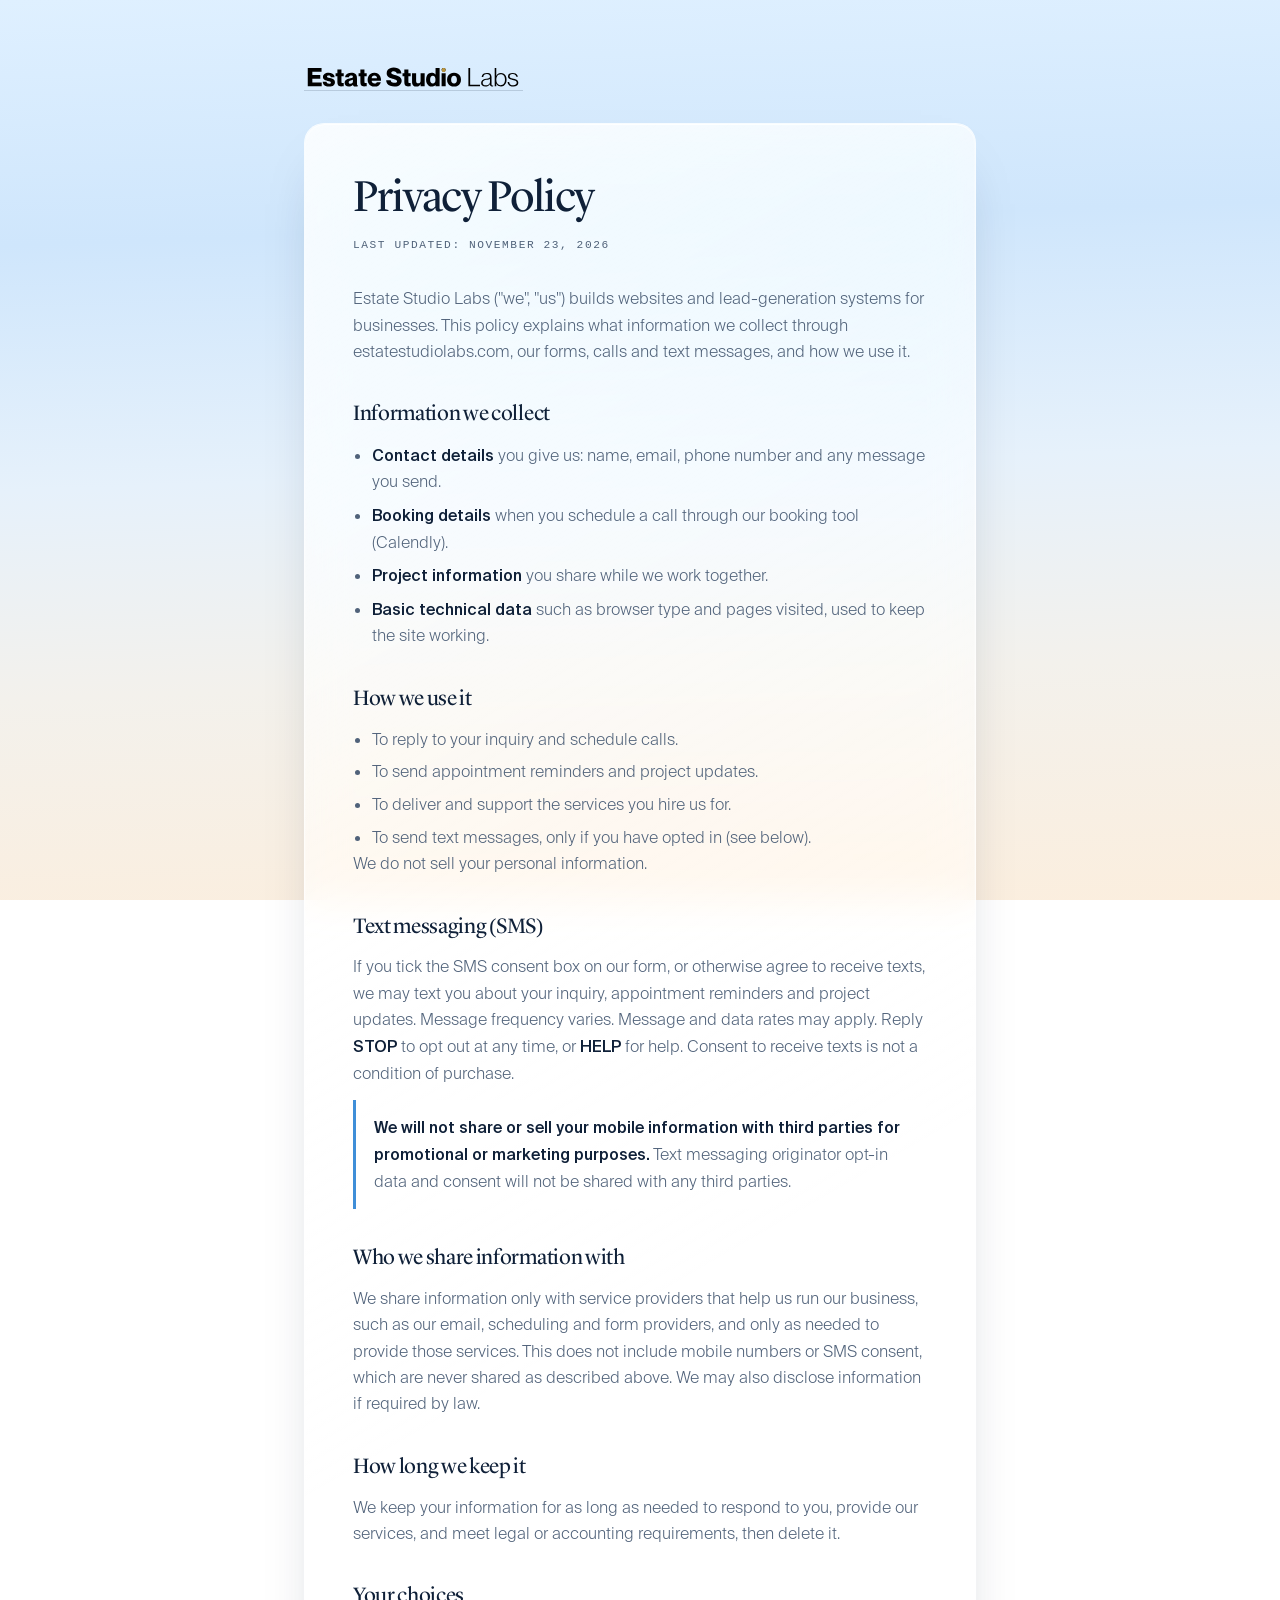
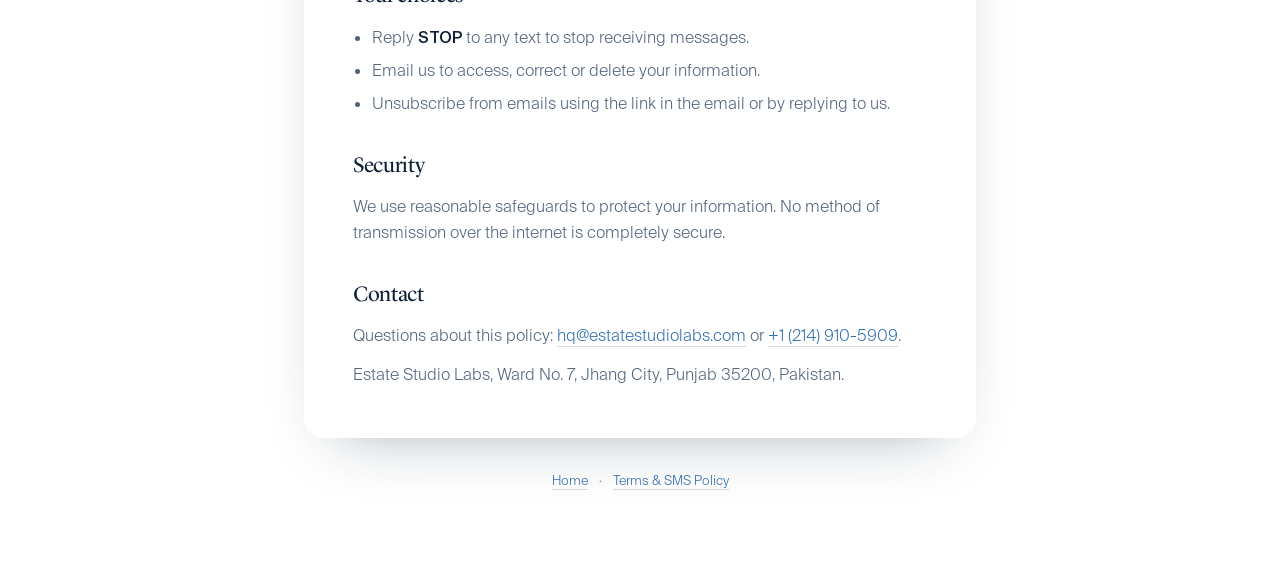
<file: privacy.html>
<!DOCTYPE html>
<html lang="en">
<head>
  <meta charset="UTF-8" />
  <meta name="viewport" content="width=device-width, initial-scale=1.0" />
  <title>Privacy Policy | Estate Studio Labs</title>
  <meta name="description" content="How Estate Studio Labs collects, uses and protects your information, including mobile numbers and SMS consent." />
  <meta name="robots" content="index, follow" />
  <link rel="canonical" href="https://estatestudiolabs.com/privacy.html" />
  <link rel="icon" href="favicon.ico" sizes="any" />
  <link rel="stylesheet" href="css/styles.css" />
  <link rel="stylesheet" href="css/legal.css" />
</head>
<body>
  <main class="legal">
    <a href="index.html" class="legal__back" aria-label="Back to Estate Studio Labs home">
      <img src="assets/Logo Black.svg" alt="Estate Studio Labs" />
    </a>

    <article class="legal__card glass glass--liquid">
      <h1>Privacy Policy</h1>
      <p class="legal__updated">Last updated: November 23, 2026</p>

      <p>Estate Studio Labs ("we", "us") builds websites and lead-generation systems for businesses. This policy explains what information we collect through estatestudiolabs.com, our forms, calls and text messages, and how we use it.</p>

      <h2>Information we collect</h2>
      <ul>
        <li><strong>Contact details</strong> you give us: name, email, phone number and any message you send.</li>
        <li><strong>Booking details</strong> when you schedule a call through our booking tool (Calendly).</li>
        <li><strong>Project information</strong> you share while we work together.</li>
        <li><strong>Basic technical data</strong> such as browser type and pages visited, used to keep the site working.</li>
      </ul>

      <h2>How we use it</h2>
      <ul>
        <li>To reply to your inquiry and schedule calls.</li>
        <li>To send appointment reminders and project updates.</li>
        <li>To deliver and support the services you hire us for.</li>
        <li>To send text messages, only if you have opted in (see below).</li>
      </ul>
      <p>We do not sell your personal information.</p>

      <h2>Text messaging (SMS)</h2>
      <p>If you tick the SMS consent box on our form, or otherwise agree to receive texts, we may text you about your inquiry, appointment reminders and project updates. Message frequency varies. Message and data rates may apply. Reply <strong>STOP</strong> to opt out at any time, or <strong>HELP</strong> for help. Consent to receive texts is not a condition of purchase.</p>
      <p class="legal__callout"><strong>We will not share or sell your mobile information with third parties for promotional or marketing purposes.</strong> Text messaging originator opt-in data and consent will not be shared with any third parties.</p>

      <h2>Who we share information with</h2>
      <p>We share information only with service providers that help us run our business, such as our email, scheduling and form providers, and only as needed to provide those services. This does not include mobile numbers or SMS consent, which are never shared as described above. We may also disclose information if required by law.</p>

      <h2>How long we keep it</h2>
      <p>We keep your information for as long as needed to respond to you, provide our services, and meet legal or accounting requirements, then delete it.</p>

      <h2>Your choices</h2>
      <ul>
        <li>Reply <strong>STOP</strong> to any text to stop receiving messages.</li>
        <li>Email us to access, correct or delete your information.</li>
        <li>Unsubscribe from emails using the link in the email or by replying to us.</li>
      </ul>

      <h2>Security</h2>
      <p>We use reasonable safeguards to protect your information. No method of transmission over the internet is completely secure.</p>

      <h2>Contact</h2>
      <p>Questions about this policy: <a href="mailto:hq@estatestudiolabs.com">hq@estatestudiolabs.com</a> or <a href="tel:+12149105909">+1 (214) 910-5909</a>.</p>
      <p>Estate Studio Labs, Ward No. 7, Jhang City, Punjab 35200, Pakistan.</p>
    </article>

    <p class="legal__foot"><a href="index.html">Home</a> · <a href="terms.html">Terms &amp; SMS Policy</a></p>
  </main>
</body>
</html>
</file>
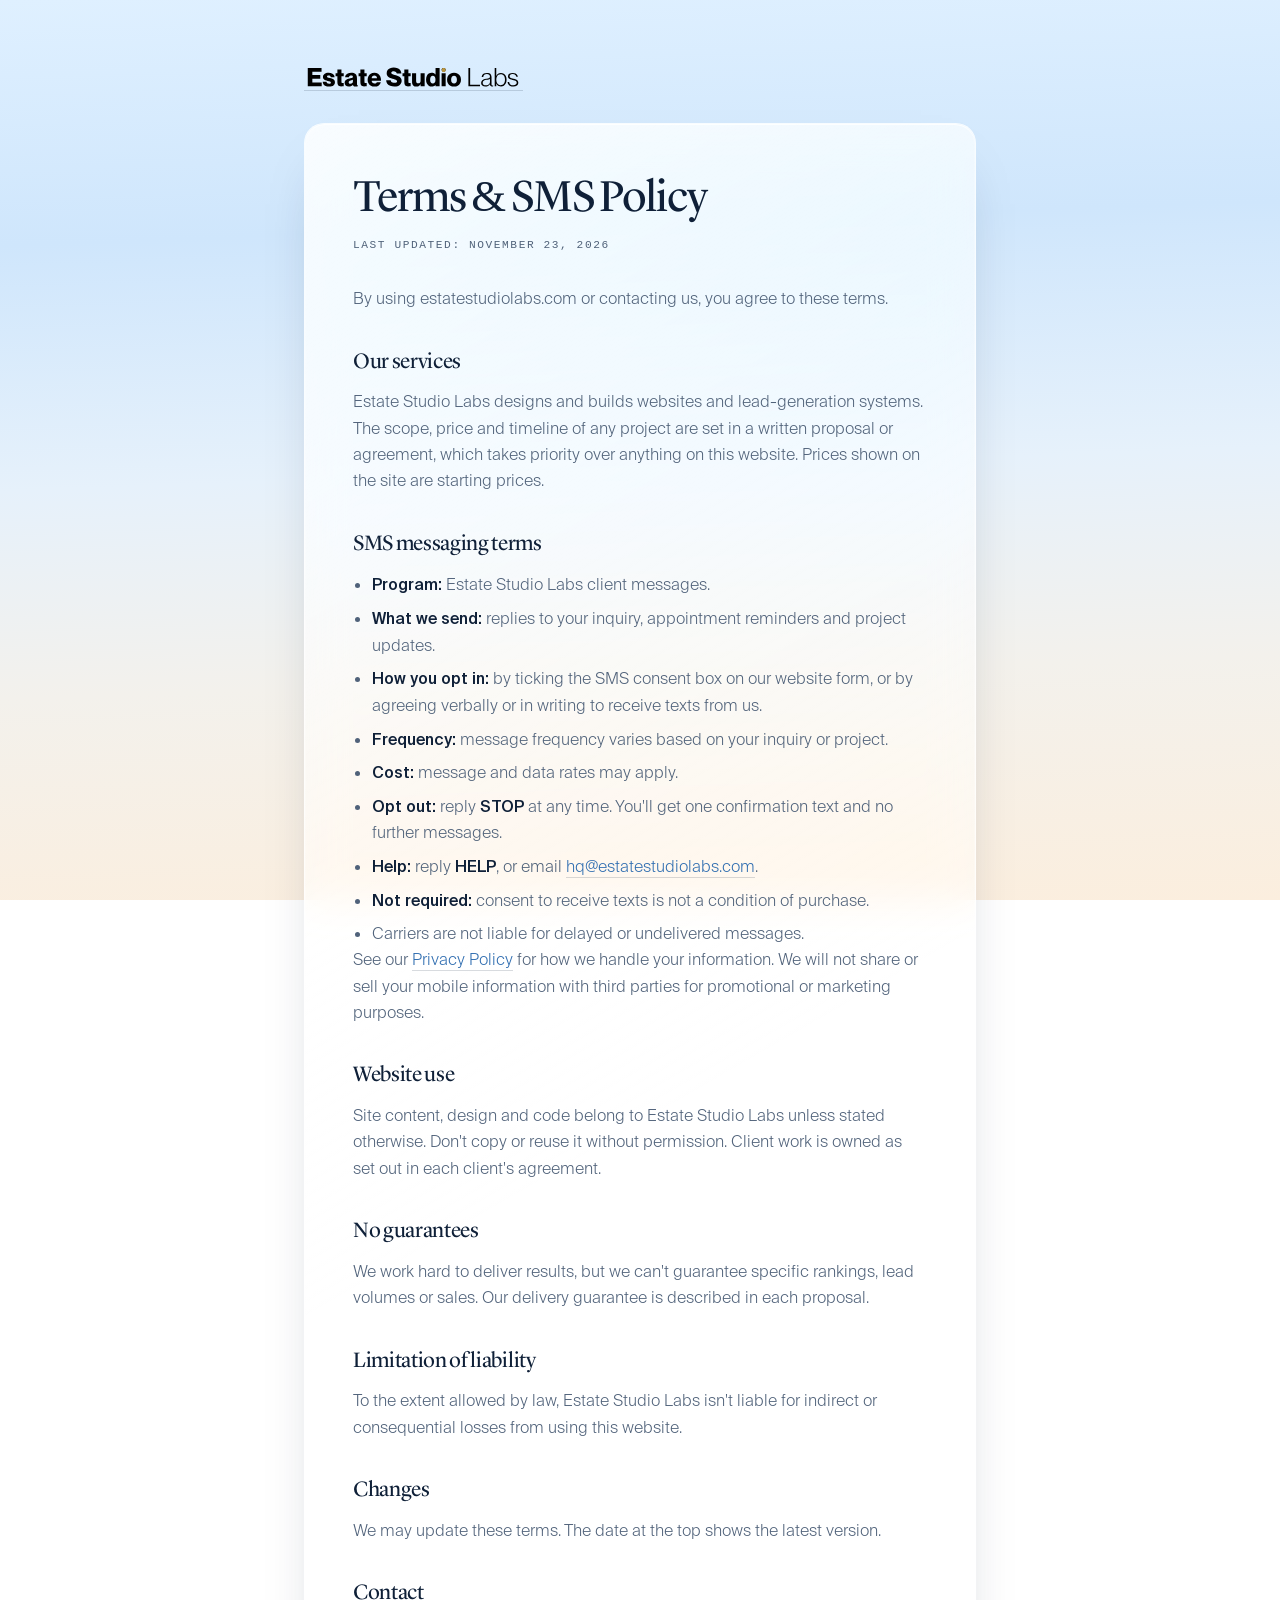
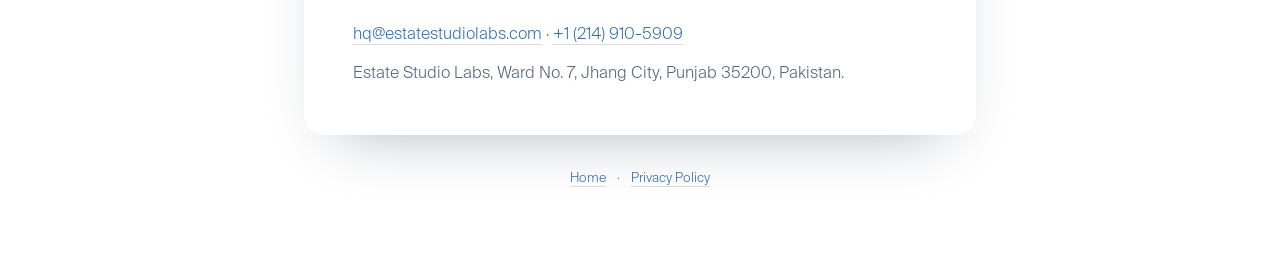
<file: terms.html>
<!DOCTYPE html>
<html lang="en">
<head>
  <meta charset="UTF-8" />
  <meta name="viewport" content="width=device-width, initial-scale=1.0" />
  <title>Terms &amp; SMS Policy | Estate Studio Labs</title>
  <meta name="description" content="Terms of use and SMS messaging terms for Estate Studio Labs." />
  <meta name="robots" content="index, follow" />
  <link rel="canonical" href="https://estatestudiolabs.com/terms.html" />
  <link rel="icon" href="favicon.ico" sizes="any" />
  <link rel="stylesheet" href="css/styles.css" />
  <link rel="stylesheet" href="css/legal.css" />
</head>
<body>
  <main class="legal">
    <a href="index.html" class="legal__back" aria-label="Back to Estate Studio Labs home">
      <img src="assets/Logo Black.svg" alt="Estate Studio Labs" />
    </a>

    <article class="legal__card glass glass--liquid">
      <h1>Terms &amp; SMS Policy</h1>
      <p class="legal__updated">Last updated: November 23, 2026</p>

      <p>By using estatestudiolabs.com or contacting us, you agree to these terms.</p>

      <h2>Our services</h2>
      <p>Estate Studio Labs designs and builds websites and lead-generation systems. The scope, price and timeline of any project are set in a written proposal or agreement, which takes priority over anything on this website. Prices shown on the site are starting prices.</p>

      <h2 id="sms">SMS messaging terms</h2>
      <ul>
        <li><strong>Program:</strong> Estate Studio Labs client messages.</li>
        <li><strong>What we send:</strong> replies to your inquiry, appointment reminders and project updates.</li>
        <li><strong>How you opt in:</strong> by ticking the SMS consent box on our website form, or by agreeing verbally or in writing to receive texts from us.</li>
        <li><strong>Frequency:</strong> message frequency varies based on your inquiry or project.</li>
        <li><strong>Cost:</strong> message and data rates may apply.</li>
        <li><strong>Opt out:</strong> reply <strong>STOP</strong> at any time. You'll get one confirmation text and no further messages.</li>
        <li><strong>Help:</strong> reply <strong>HELP</strong>, or email <a href="mailto:hq@estatestudiolabs.com">hq@estatestudiolabs.com</a>.</li>
        <li><strong>Not required:</strong> consent to receive texts is not a condition of purchase.</li>
        <li>Carriers are not liable for delayed or undelivered messages.</li>
      </ul>
      <p>See our <a href="privacy.html">Privacy Policy</a> for how we handle your information. We will not share or sell your mobile information with third parties for promotional or marketing purposes.</p>

      <h2>Website use</h2>
      <p>Site content, design and code belong to Estate Studio Labs unless stated otherwise. Don't copy or reuse it without permission. Client work is owned as set out in each client's agreement.</p>

      <h2>No guarantees</h2>
      <p>We work hard to deliver results, but we can't guarantee specific rankings, lead volumes or sales. Our delivery guarantee is described in each proposal.</p>

      <h2>Limitation of liability</h2>
      <p>To the extent allowed by law, Estate Studio Labs isn't liable for indirect or consequential losses from using this website.</p>

      <h2>Changes</h2>
      <p>We may update these terms. The date at the top shows the latest version.</p>

      <h2>Contact</h2>
      <p><a href="mailto:hq@estatestudiolabs.com">hq@estatestudiolabs.com</a> · <a href="tel:+12149105909">+1 (214) 910-5909</a></p>
      <p>Estate Studio Labs, Ward No. 7, Jhang City, Punjab 35200, Pakistan.</p>
    </article>

    <p class="legal__foot"><a href="index.html">Home</a> · <a href="privacy.html">Privacy Policy</a></p>
  </main>
</body>
</html>
</file>
<file: css/styles.css>
/* =====================================================================
   EstateStudioLabs — Daybreak
   Light, airy, dreamy. WebGL gradient-mesh sky + Apple-style liquid glass.
   Type tuned to Origin's scale: tight display tracking, generous body leading.
   Lyon Display + Suisse Intl (local) + Roboto Mono + Allura.
   ===================================================================== */

/* ------------------------------ Fonts ------------------------------ */
@font-face { font-family:'Lyon Display'; src:url('../fonts/LyonDisplay-LightItalic.woff2') format('woff2'),url('../fonts/LyonDisplay-LightItalic.ttf') format('truetype'); font-weight:300 700; font-style:italic; font-display:swap; }
@font-face { font-family:'Lyon Display'; src:url('../fonts/LyonDisplay-Regular.woff2') format('woff2'),url('../fonts/LyonDisplay-Regular.otf') format('opentype'); font-weight:400 700; font-style:normal; font-display:swap; }
@font-face { font-family:'Suisse Intl'; src:url('../fonts/SuisseIntl-Light.woff2') format('woff2'),url('../fonts/SuisseIntl-Light.otf') format('opentype'); font-weight:300; font-style:normal; font-display:swap; }
@font-face { font-family:'Suisse Intl'; src:url('../fonts/SuisseIntl-Regular.woff2') format('woff2'),url('../fonts/SuisseIntl-Regular.ttf') format('truetype'); font-weight:400; font-style:normal; font-display:swap; }
@font-face { font-family:'Suisse Intl'; src:url('../fonts/SuisseIntl-Medium.woff2') format('woff2'),url('../fonts/SuisseIntl-Medium.ttf') format('truetype'); font-weight:500; font-style:normal; font-display:swap; }
@font-face { font-family:'Suisse Intl'; src:url('../fonts/SuisseIntl-Bold.woff2') format('woff2'),url('../fonts/SuisseIntl-Bold.ttf') format('truetype'); font-weight:600 700; font-style:normal; font-display:swap; }

:root {
  /* Light, dreamy palette */
  --ink:        #0f2038;   /* deep navy — headings */
  --ink-soft:   #294060;
  --slate:      #50627a;   /* body */
  --slate-2:    #6b7d93;
  --mist:       #8a99ac;

  --paper:      #ffffff;
  --haze:       #eef4fb;
  --line:       rgba(15,32,56,0.10);
  --line-2:     rgba(15,32,56,0.16);

  /* Liquid-glass surfaces over the moving sky */
  --glass-bg:   rgba(255,255,255,0.55);
  --glass-bg-2: rgba(255,255,255,0.40);
  --glass-brd:  rgba(255,255,255,0.65);

  /* Chromatic accents */
  --sky:        #3f8ed8;
  --sky-deep:   #2f6db0;
  --azure:      #5ba6e6;
  --coral:      #e8584f;
  --coral-deep: #cf3f36;
  --gold:       #c79a45;
  --gold-deep:  #a87f30;
  --teal:       #1fae74;
  --green:      #1fae74;

  --font-display:'Lyon Display', Georgia,'Times New Roman', serif;
  --font-ui:'Suisse Intl', system-ui,-apple-system,'Segoe UI', sans-serif;
  --font-mono:'Roboto Mono', ui-monospace, monospace;
  --font-script:'Allura', cursive;

  /* Fallback dreamy sky (used until/if WebGL paints) */
  --sky-fallback: linear-gradient(178deg,#dff0ff 0%,#cfe6fc 26%,#e6f1fb 52%,#f3f1ec 74%,#fbeede 100%);

  --maxw: 1180px;
  --pad: clamp(20px, 5vw, 44px);
  --r-card: 20px;
  --r-feat: 26px;
  --ease: cubic-bezier(0.22, 1, 0.36, 1);
  --shadow:    0 26px 60px -34px rgba(15,32,56,0.40);
  --shadow-lg: 0 40px 90px -40px rgba(15,32,56,0.45);
}

*, *::before, *::after { box-sizing: border-box; margin: 0; padding: 0; }
html { scroll-behavior: smooth; -webkit-text-size-adjust: 100%; }
@media (prefers-reduced-motion: reduce) { html { scroll-behavior: auto; } }

body {
  font-family: var(--font-ui);
  background: var(--sky-fallback);
  background-attachment: fixed;
  color: var(--slate);
  font-size: 16px; line-height: 1.55;
  -webkit-font-smoothing: antialiased; text-rendering: optimizeLegibility;
  font-synthesis: none;
  overflow-x: hidden;
}
img, svg { display: block; max-width: 100%; }
a { color: inherit; text-decoration: none; }
button { font-family: inherit; cursor: pointer; border: none; background: none; color: inherit; }
input, select { font-family: inherit; }
::selection { background: var(--sky); color: #fff; }

.skip-link { position: absolute; left: -999px; top: 0; z-index: 300; background: var(--ink); color: #fff; padding: 10px 18px; border-radius: 8px; }
.skip-link:focus { left: 10px; top: 10px; }

.container { width: 100%; max-width: var(--maxw); margin-inline: auto; padding-inline: var(--pad); }

/* ------------------------------ Moving sky (WebGL canvas) ------------------------------ */
.sky { position: fixed; inset: 0; width: 100%; height: 100%; z-index: -2; display: block; background: var(--sky-fallback); }
/* Soft veil keeps text readable where content sits over bright sky */
.sky-veil { position: fixed; inset: 0; z-index: -1; pointer-events: none;
  background: linear-gradient(180deg, rgba(255,255,255,0) 0%, rgba(255,255,255,0.18) 46%, rgba(255,255,255,0.55) 100%); }

/* --------------------- Cursor pop (link label that glides to the right) --------------------- */
.sr-only { position: absolute; width: 1px; height: 1px; padding: 0; margin: -1px; overflow: hidden; clip: rect(0,0,0,0); white-space: nowrap; border: 0; }
.cursor-pop { position: fixed; top: 0; left: 0; z-index: 400; pointer-events: none; will-change: transform; }
.cursor-pop__label { position: absolute; left: 20px; top: 14px; display: inline-flex; align-items: center; white-space: nowrap;
  font-family: var(--font-mono); font-size: 0.6rem; letter-spacing: 0.12em; text-transform: uppercase; color: #fff;
  background: rgba(15,32,56,0.80); -webkit-backdrop-filter: blur(10px) saturate(160%); backdrop-filter: blur(10px) saturate(160%);
  border: 1px solid rgba(255,255,255,0.18); border-radius: 999px; padding: 7px 13px;
  box-shadow: 0 12px 30px -12px rgba(15,32,56,0.6);
  opacity: 0; transform: translateY(4px) scale(0.82); transform-origin: left center;
  transition: opacity 0.28s var(--ease), transform 0.28s var(--ease); }
.cursor-pop.is-on .cursor-pop__label { opacity: 1; transform: translateY(0) scale(1); }
@media (hover: none) { .cursor-pop { display: none; } }

/* ------------------------------ Type ------------------------------ */
.mono-label { font-family: var(--font-mono); font-size: 0.7rem; font-weight: 500; letter-spacing: 0.22em; text-transform: uppercase; color: var(--sky-deep); margin-bottom: 1.15rem; }
.ital { font-family: var(--font-display); font-style: italic; font-weight: 400; }
.script { font-family: var(--font-script); font-weight: 400; font-size: 1.45em; line-height: 0.7; color: var(--gold-deep); padding: 0 0.04em; }

.section { padding-block: clamp(60px, 10vw, 132px); position: relative; }
.section__head { max-width: 700px; margin-bottom: clamp(34px, 5vw, 60px); }
.section__head--center { margin-inline: auto; text-align: center; }
/* Origin-tuned display: tight tracking, ~100% leading */
.section__title { font-family: var(--font-display); font-size: clamp(1.95rem, 5.2vw, 3.4rem); font-weight: 400; line-height: 1.02; color: var(--ink); letter-spacing: -0.025em; }
.section__lede { margin-top: 1.15rem; color: var(--slate); font-size: clamp(1rem, 2.1vw, 1.18rem); font-weight: 300; line-height: 1.5; }
.section__head--center .section__lede { margin-inline: auto; max-width: 56ch; }
em { font-style: italic; }

/* ------------------------------ Pills (CTA) — sized with restraint ------------------------------ */
.pill { display: inline-flex; align-items: center; justify-content: center; gap: 0.5em; font-weight: 500; font-size: 0.875rem; letter-spacing: -0.01em; padding: 11px 22px; border-radius: 999px; transition: transform 0.25s var(--ease), box-shadow 0.25s var(--ease), background 0.2s, border-color 0.2s, color 0.2s; }
.pill--sm { padding: 8px 16px; font-size: 0.8rem; }
.pill--lg { padding: 14px 28px; font-size: 0.94rem; }
.pill--block { display: flex; width: 100%; }
.pill .arrow { transition: transform 0.25s var(--ease); }
.pill:hover .arrow { transform: translateX(4px); }

.pill--ink { background: var(--ink); color: #fff; box-shadow: 0 14px 30px -16px rgba(15,32,56,0.55); }
.pill--ink:hover { transform: translateY(-2px); box-shadow: 0 20px 40px -16px rgba(15,32,56,0.6); background: #16294a; }
.pill--ghost { color: var(--ink); border: 1px solid var(--line-2); background: rgba(255,255,255,0.4); -webkit-backdrop-filter: blur(8px); backdrop-filter: blur(8px); }
.pill--ghost:hover { border-color: var(--sky); color: var(--sky-deep); transform: translateY(-2px); }

/* Glowing-outline secondary CTA — professional, deeper-blue halo for hero hierarchy */
.pill--glow { color: var(--ink); background: rgba(255,255,255,0.55); border: 1px solid var(--sky-deep);
  -webkit-backdrop-filter: blur(10px) saturate(160%); backdrop-filter: blur(10px) saturate(160%);
  box-shadow: 0 0 0 1px rgba(47,109,176,0.22), 0 10px 28px -10px rgba(47,109,176,0.55), inset 0 1px 0 rgba(255,255,255,0.85); }
.pill--glow:hover { color: var(--sky-deep); border-color: var(--ink-soft); transform: translateY(-2px);
  box-shadow: 0 0 0 1px rgba(47,109,176,0.4), 0 14px 36px -10px rgba(47,109,176,0.72), inset 0 1px 0 rgba(255,255,255,0.9); }

/* Light solid CTA for dark surfaces (footer) */
.pill--light { background: #fff; color: var(--ink); box-shadow: 0 16px 36px -16px rgba(0,0,0,0.7); }
.pill--light:hover { transform: translateY(-2px); background: var(--haze); box-shadow: 0 22px 46px -16px rgba(0,0,0,0.8); }

.link-arrow { display: inline-flex; align-items: center; gap: 0.5em; color: var(--sky-deep); font-weight: 500; margin-top: 1.4rem; width: fit-content; }
.link-arrow span { transition: transform 0.25s var(--ease); }
.link-arrow:hover span { transform: translateX(6px); }

.dot-live { display: inline-block; width: 7px; height: 7px; border-radius: 50%; background: var(--teal); box-shadow: 0 0 0 0 rgba(31,174,116,0.5); animation: pulse 2.2s infinite; margin-right: 0.2rem; }

/* ------------------------------ Liquid glass ------------------------------ */
.glass {
  background: var(--glass-bg);
  -webkit-backdrop-filter: blur(20px) saturate(165%);
  backdrop-filter: blur(20px) saturate(165%);
  border: 1px solid var(--glass-brd);
  border-radius: var(--r-card);
  box-shadow: var(--shadow);
}
/* Apple-style specular highlight + inner sheen */
.glass--liquid { position: relative; isolation: isolate; }
.glass--liquid::before {
  content: ""; position: absolute; inset: 0; border-radius: inherit; pointer-events: none; z-index: -1;
  background: linear-gradient(150deg, rgba(255,255,255,0.7) 0%, rgba(255,255,255,0.18) 30%, rgba(255,255,255,0) 60%);
  -webkit-mask: linear-gradient(#000 0 0); mask: linear-gradient(#000 0 0);
}
.glass--liquid::after {
  content: ""; position: absolute; inset: 0; border-radius: inherit; pointer-events: none;
  box-shadow: inset 0 1px 0 rgba(255,255,255,0.8), inset 0 0 0 1px rgba(255,255,255,0.18);
}

/* ------------------------------ NAV ------------------------------ */
.nav {
  position: fixed; top: 0; left: 0; right: 0; z-index: 100;
  margin: 0; border: 1px solid transparent; border-radius: 0; background: transparent;
  transition: margin 0.5s var(--ease), border-radius 0.5s var(--ease), background 0.4s var(--ease),
              -webkit-backdrop-filter 0.4s var(--ease), backdrop-filter 0.4s var(--ease),
              border-color 0.4s var(--ease), box-shadow 0.5s var(--ease);
}
.nav.is-scrolled {
  margin: 12px clamp(14px, 2.6vw, 24px);
  border-radius: 16px;
  background: rgba(255,255,255,0.34);
  -webkit-backdrop-filter: blur(18px) saturate(210%); backdrop-filter: blur(18px) saturate(210%);
  border-color: rgba(255,255,255,0.55);
  box-shadow: 0 18px 44px -26px rgba(15,32,56,0.4);
}
/* Extra-liquid, near-transparent dark glass when the bar floats over the dark footer */
.nav.is-scrolled.nav--on-dark {
  background: linear-gradient(180deg, rgba(8,16,32,0.82) 0%, rgba(10,20,36,0.78) 100%);
  -webkit-backdrop-filter: blur(22px) saturate(140%); backdrop-filter: blur(22px) saturate(140%);
  border-color: rgba(255,255,255,0.14);
  box-shadow: 0 18px 44px -26px rgba(0,0,0,0.65), inset 0 1px 0 rgba(255,255,255,0.12);
}
.nav--on-dark .nav__links a, .nav--on-dark .nav__login { color: rgba(255,255,255,0.82); }
.nav--on-dark .nav__links a:hover { color: #fff; }
.nav--on-dark .nav__toggle span { background: #fff; }
.nav--on-dark .logo__img { filter: brightness(0) invert(1); }
.nav--on-dark .pill--ink { background: #fff; color: var(--ink); box-shadow: 0 12px 28px -14px rgba(0,0,0,0.5); }
.nav__inner { display: flex; align-items: center; justify-content: space-between; height: 70px; gap: 1rem; }
.logo__img { height: 20px; width: auto; }
.footer__logo { height: 24px; width: auto; }
.nav__links { display: none; gap: 1.9rem; }
.nav__links a { font-family: var(--font-mono); font-size: 0.7rem; letter-spacing: 0.14em; text-transform: uppercase; color: var(--slate); transition: color 0.2s; }
.nav__links a:hover { color: var(--ink); }
.nav__actions { display: none; align-items: center; gap: 1.2rem; }
.nav__login { font-family: var(--font-mono); font-size: 0.7rem; letter-spacing: 0.14em; text-transform: uppercase; color: var(--slate); transition: color 0.2s; }
.nav__login:hover { color: var(--ink); }
.nav__phone { font-family: var(--font-mono); font-size: 0.66rem; letter-spacing: 0.08em; color: var(--slate); transition: color 0.2s; white-space: nowrap; }
.nav__phone:hover { color: var(--sky-deep); }
.nav--on-dark .nav__phone { color: rgba(255,255,255,0.75); }

.nav__toggle { display: flex; flex-direction: column; gap: 5px; padding: 8px; }
.nav__toggle span { width: 24px; height: 2px; background: var(--ink); border-radius: 2px; transition: transform 0.3s var(--ease), opacity 0.2s; }
.nav__toggle.is-open span:nth-child(1) { transform: translateY(7px) rotate(45deg); }
.nav__toggle.is-open span:nth-child(2) { opacity: 0; }
.nav__toggle.is-open span:nth-child(3) { transform: translateY(-7px) rotate(-45deg); }
.nav__drawer {
  position: fixed; inset: 70px 0 auto 0;
  background: rgba(255,255,255,0.97);
  -webkit-backdrop-filter: blur(28px) saturate(180%); backdrop-filter: blur(28px) saturate(180%);
  display: flex; flex-direction: column; gap: 0;
  padding: 0.6rem var(--pad) 1.6rem;
  border-bottom: 1px solid var(--line);
  border-radius: 0 0 22px 22px;
  box-shadow: 0 24px 52px -20px rgba(15,32,56,0.22);
  opacity: 0; transform: translateY(-10px); pointer-events: none;
  transition: opacity 0.32s var(--ease), transform 0.32s var(--ease);
  z-index: 99;
}
.nav__drawer.is-open { opacity: 1; transform: translateY(0); pointer-events: auto; }
.nav__drawer a {
  padding: 15px 8px; font-size: 0.98rem; font-weight: 500; letter-spacing: -0.01em;
  color: var(--ink); border-bottom: 1px solid var(--line);
  transition: color 0.2s, padding-left 0.2s var(--ease);
}
.nav__drawer a:last-of-type { border-bottom: none; }
.nav__drawer a:not(.pill):hover { color: var(--sky-deep); padding-left: 12px; }
.nav__drawer .pill { margin-top: 1.1rem; justify-content: center; font-size: 0.92rem; }
.nav__drawer a.pill--ink { color: #fff; }

/* ------------------------------ HERO ------------------------------ */
.hero { position: relative; min-height: 100svh; display: flex; align-items: center; padding-top: 96px; padding-bottom: 64px; overflow: hidden; }
.hero__inner { position: relative; z-index: 2; text-align: center; display: flex; flex-direction: column; align-items: center; }

.promo-pill { display: inline-flex; align-items: center; gap: 0.55em; font-family: var(--font-mono); font-size: 0.66rem; letter-spacing: 0.15em; text-transform: uppercase; color: var(--ink-soft); background: rgba(255,255,255,0.55); -webkit-backdrop-filter: blur(10px) saturate(160%); backdrop-filter: blur(10px) saturate(160%); border: 1px solid var(--glass-brd); border-radius: 999px; padding: 8px 16px; margin-bottom: clamp(1.8rem, 4vw, 2.6rem); box-shadow: 0 8px 22px -14px rgba(15,32,56,0.4); }
.promo-pill__dot { width: 6px; height: 6px; border-radius: 50%; background: var(--teal); box-shadow: 0 0 0 0 rgba(31,174,116,0.5); animation: pulse 2.4s infinite; }

/* Headline — 2 lines: faded/distant top, prominent bottom with inline brand icons */
.hero__title { font-family: var(--font-display); font-weight: 400; line-height: 1.04; color: var(--ink); letter-spacing: -0.028em; margin-bottom: clamp(1.2rem, 2.6vw, 1.7rem); }
.hero__line { display: flex; flex-wrap: wrap; align-items: center; justify-content: center; gap: 0.12em 0.28em; font-size: clamp(1.7rem, 4.8vw, 3.15rem); }
/* upper line sits back: dimmed, slightly smaller, gently blurred → reads "in the distance" */
.hero__line--top { font-size: clamp(1.6rem, 4vw, 2.6rem); color: var(--slate-2); opacity: 0.62; filter: blur(0.3px); transform: translateY(0.04em); }
/* lower line steps forward and is inset right so it overshadows the line above — only on wider viewports */
.hero__line--bottom { margin-top: 0.04em; padding-left: 0; }
.hero__title-txt { white-space: nowrap; }
.hero__amp { font-family: var(--font-ui); font-weight: 300; font-style: normal; color: var(--ink-soft); padding: 0 0.06em; }

/* overlapping tilted app-style tiles for the real Zillow / Realtor marks */
.logo-stack { display: inline-flex; align-items: center; margin-right: 0.12em; }
.logo-tile { width: 1.18em; height: 1.18em; display: grid; place-items: center; border-radius: 0.3em;
  background: #fff; border: 1px solid rgba(15,32,56,0.06);
  box-shadow: 0 12px 24px -12px rgba(15,32,56,0.5), inset 0 1px 0 rgba(255,255,255,0.9);
  transition: transform 0.4s var(--ease); }
.logo-tile img { width: 66%; height: 66%; object-fit: contain; }
.logo-tile--zillow { transform: rotate(-9deg); z-index: 1; }
.logo-tile--realtor { transform: rotate(9deg); margin-left: -0.4em; }
.logo-stack:hover .logo-tile--zillow { transform: rotate(-9deg) translateY(-2px); }
.logo-stack:hover .logo-tile--realtor { transform: rotate(9deg) translateY(-2px); }

/* small rounded brand-icon chips that follow the nouns on the bottom line */
.noun { display: inline-flex; align-items: center; gap: 0.26em; white-space: nowrap; }
.brand-ic { width: 0.92em; height: 0.92em; flex: none; display: inline-grid; place-items: center; padding: 0.13em;
  border-radius: 0.26em; background: #fff; border: 1px solid rgba(15,32,56,0.06);
  box-shadow: 0 7px 16px -9px rgba(15,32,56,0.5), inset 0 1px 0 rgba(255,255,255,0.9);
  transform: translateY(-0.05em); }
.brand-ic svg { width: 100%; height: 100%; }

.hero__sub { font-size: clamp(0.98rem, 2vw, 1.14rem); font-weight: 300; line-height: 1.5; color: var(--ink-soft); max-width: 46ch; margin-bottom: clamp(1.6rem, 3vw, 2.1rem); }
.hero__sub em { color: var(--ink); font-style: italic; }

.hero__cta { display: flex; flex-wrap: wrap; gap: 0.6rem; justify-content: center; margin-bottom: clamp(1.9rem, 4vw, 2.6rem); }

/* Hero stat band — midnight-gold cells, re-skinned in liquid glass */
.hero__stats { display: grid; grid-template-columns: 1fr; width: min(100%, 760px); overflow: hidden; }
.stat { padding: 22px 26px; position: relative; }
.stat + .stat { border-top: 1px solid var(--line); }
.stat__num { font-family: var(--font-display); font-size: clamp(2.1rem, 5vw, 2.9rem); font-weight: 400; line-height: 1; color: var(--gold-deep); display: block; letter-spacing: -0.01em; }
.stat__label { display: block; margin-top: 0.55rem; color: var(--slate); font-size: 0.85rem; line-height: 1.4; }

.hero__scroll { position: absolute; right: clamp(16px, 4vw, 54px); bottom: clamp(18px, 4vh, 46px); width: 26px; height: 42px; border: 1.5px solid var(--line-2); border-radius: 999px; background: rgba(255,255,255,0.35); -webkit-backdrop-filter: blur(8px); backdrop-filter: blur(8px); }
.hero__scroll span { position: absolute; top: 8px; left: 50%; width: 4px; height: 8px; border-radius: 999px; background: var(--sky-deep); transform: translateX(-50%); animation: scrollDot 1.8s var(--ease) infinite; }

/* ------------------------------ TRUST MARQUEE ------------------------------ */
.trust { padding-block: 22px; border-top: 1px solid var(--line); border-bottom: 1px solid var(--line); background: rgba(255,255,255,0.4); -webkit-backdrop-filter: blur(8px); backdrop-filter: blur(8px); }
.marquee { overflow: hidden; -webkit-mask-image: linear-gradient(90deg, transparent, #000 12%, #000 88%, transparent); mask-image: linear-gradient(90deg, transparent, #000 12%, #000 88%, transparent); }
.marquee__track { display: flex; align-items: center; gap: 1.4rem; width: max-content; animation: marquee 40s linear infinite; }
.marquee__track span { font-family: var(--font-mono); font-size: 0.78rem; letter-spacing: 0.16em; color: var(--slate-2); white-space: nowrap; }
.marquee__track i { color: var(--gold-deep); font-style: normal; }

/* ------------------------------ PAIN cards ------------------------------ */
.pain__grid { display: grid; gap: 1.2rem; }
.feat-card { --accent: var(--sky); position: relative; overflow: hidden; border-radius: var(--r-feat); padding: clamp(24px, 3.5vw, 34px); min-height: 264px; display: flex; flex-direction: column;
  background: radial-gradient(120% 90% at 18% 0%, color-mix(in srgb, var(--accent) 16%, transparent), transparent 58%), var(--glass-bg);
  -webkit-backdrop-filter: blur(18px) saturate(160%); backdrop-filter: blur(18px) saturate(160%);
  border: 1px solid var(--glass-brd); box-shadow: var(--shadow);
  transition: transform 0.35s var(--ease), box-shadow 0.35s; }
.feat-card:hover { transform: translateY(-6px); box-shadow: 0 36px 70px -34px color-mix(in srgb, var(--accent) 45%, rgba(15,32,56,0.5)); }
.feat-card--sky { --accent: var(--sky); }
.feat-card--coral { --accent: var(--coral); }
.feat-card--gold { --accent: var(--gold); }
.feat-card__tag { font-family: var(--font-mono); font-size: 0.64rem; letter-spacing: 0.18em; text-transform: uppercase; color: color-mix(in srgb, var(--accent) 75%, var(--ink)); margin-bottom: 1.5rem; }
.feat-card__title { font-family: var(--font-display); font-size: 1.42rem; font-weight: 400; line-height: 1.16; color: var(--ink); margin-bottom: 0.7rem; letter-spacing: -0.015em; }
.feat-card__body { font-size: 0.95rem; font-weight: 300; line-height: 1.55; color: var(--slate); }
.feat-card__glyph { position: absolute; right: 16px; bottom: 6px; font-size: 4.6rem; line-height: 1; color: var(--accent); opacity: 0.12; }

/* ------------------------------ COST — scroll-linked drain chart ------------------------------ */
.cost { position: relative; }
.cost__rail { height: 260vh; }                 /* scroll runway that drives the chart */
.cost__sticky { position: sticky; top: 0; min-height: 100svh; display: flex; align-items: center; padding-block: clamp(40px, 8vh, 90px); }
.cost__inner { width: 100%; }
.cost__head { text-align: center; max-width: 680px; margin: 0 auto clamp(26px, 4vw, 40px); }
.cost__chart { padding: clamp(18px, 3vw, 30px); }
.cost__readout { display: grid; grid-template-columns: 1fr auto 1fr; align-items: center; gap: 0.8rem; margin-bottom: 1.1rem; }
.cost__metric { display: flex; flex-direction: column; gap: 0.25rem; }
.cost__metric--gain { text-align: right; align-items: flex-end; }
.cost__metric-label { display: inline-flex; align-items: center; gap: 0.45em; font-family: var(--font-mono); font-size: 0.6rem; letter-spacing: 0.14em; text-transform: uppercase; color: var(--slate-2); }
.cost__swatch { width: 9px; height: 9px; border-radius: 3px; }
.cost__swatch--loss { background: var(--coral); }
.cost__swatch--gain { background: var(--green); }
.cost__metric-num { font-family: var(--font-display); font-size: clamp(1.5rem, 4.4vw, 2.6rem); font-weight: 400; line-height: 1; letter-spacing: -0.02em; }
.cost__metric--loss .cost__metric-num { color: var(--coral-deep); }
.cost__metric--gain .cost__metric-num { color: var(--green); }
.cost__year { font-family: var(--font-mono); font-size: 0.66rem; letter-spacing: 0.14em; text-transform: uppercase; color: var(--ink); white-space: nowrap; padding: 6px 12px; border: 1px solid var(--line); border-radius: 999px; background: rgba(255,255,255,0.5); }
.cost__svg { width: 100%; height: clamp(220px, 38vh, 360px); overflow: visible; }
.cost__svg .grid-line { stroke: rgba(15,32,56,0.08); stroke-width: 1; }
.cost__svg .grid-base { stroke: rgba(15,32,56,0.22); stroke-width: 1.5; }
.cost__svg .grid-label { fill: var(--mist); font-family: var(--font-mono); font-size: 13px; letter-spacing: 0.04em; }
.cost__foot { display: flex; flex-direction: column; gap: 0.5rem; margin-top: 1.1rem; text-align: center; }
.cost__verdict { font-family: var(--font-display); font-size: clamp(1.05rem, 2.6vw, 1.4rem); color: var(--ink); font-weight: 400; }
.cost__verdict strong { color: var(--coral-deep); font-weight: 600; font-style: italic; }
.cost__disclaimer { font-size: 0.72rem; color: var(--mist); }
.cost__cta { display: flex; margin: clamp(22px,3.5vw,32px) auto 0; width: fit-content; }

/* ------------------------------ REFRAME ------------------------------ */
.reframe__grid { display: grid; gap: clamp(28px, 4vw, 52px); }
.reframe__viz { padding: clamp(24px, 3.5vw, 34px); }
.convbars { list-style: none; display: grid; gap: 1.25rem; margin-top: 1.4rem; }
.convbars li { display: grid; gap: 0.5rem; }
.convbars__name { font-size: 0.9rem; color: var(--ink-soft); }
.convbars__name small { color: var(--mist); }
.convbars__track { height: 11px; border-radius: 999px; background: rgba(15,32,56,0.08); overflow: hidden; }
.convbars__fill { display: block; height: 100%; width: 0; border-radius: 999px; background: var(--c, var(--sky)); transition: width 1s var(--ease); }
.convbars__val { font-family: var(--font-display); font-size: 1.05rem; color: var(--ink); font-weight: 500; }
.reframe__viz-foot { margin-top: 1.4rem; font-size: 0.72rem; color: var(--mist); }

.big-stat { font-family: var(--font-display); font-size: clamp(1.5rem, 3.8vw, 2.1rem); font-weight: 400; line-height: 1.18; color: var(--ink); margin-bottom: 1.2rem; letter-spacing: -0.02em; }
.big-stat__num { font-style: italic; font-size: 1.5em; color: var(--gold-deep); }
.reframe__body { color: var(--slate); font-weight: 300; font-size: 1.04rem; line-height: 1.55; }
.reframe__body strong { color: var(--ink); font-weight: 600; }

.ticklist { list-style: none; display: grid; gap: 0.8rem; margin-top: 1.5rem; }
.ticklist li { position: relative; padding-left: 1.8rem; color: var(--slate); font-weight: 300; line-height: 1.5; }
.ticklist li::before { content: ""; position: absolute; left: 0; top: 0.5em; width: 9px; height: 9px; border-radius: 50%; background: var(--sky); box-shadow: 0 0 0 3px rgba(63,142,216,0.18); }
.ticklist li em { color: var(--ink); font-style: italic; }

/* ------------------------------ DEMO ------------------------------ */
.demo__switch { display: flex; flex-wrap: wrap; gap: 0.6rem; justify-content: center; margin-bottom: 2rem; }
.demo__pill { padding: 9px 18px; border-radius: 999px; border: 1px solid var(--line-2); background: rgba(255,255,255,0.4); font-size: 0.84rem; color: var(--slate); transition: all 0.2s; }
.demo__pill.is-active { background: var(--ink); color: #fff; border-color: transparent; font-weight: 500; }
.demo__stage { padding: clamp(24px, 4vw, 42px); min-height: 432px; }
.demo__panel { display: none; }
.demo__panel.is-active { display: block; animation: fadeUp 0.5s var(--ease); }
.demo__panel-title { font-family: var(--font-display); font-size: 1.5rem; font-weight: 400; color: var(--ink); margin-bottom: 0.5rem; letter-spacing: -0.015em; }
.demo__panel-title .ital { color: var(--sky-deep); }
.demo__panel-sub { color: var(--slate); font-weight: 300; margin-bottom: 1.7rem; }

.idx__filters { display: flex; flex-wrap: wrap; gap: 0.7rem; align-items: flex-end; }
.chipselect { display: grid; gap: 0.35rem; }
.chipselect span { font-family: var(--font-mono); font-size: 0.62rem; letter-spacing: 0.12em; text-transform: uppercase; color: var(--slate-2); }
.chipselect select { padding: 11px 14px; background: rgba(255,255,255,0.7); border: 1px solid var(--line-2); border-radius: 12px; color: var(--ink); font-size: 0.9rem; min-width: 112px; }
.chipselect select:focus { outline: none; border-color: var(--sky); }
.idx__count { margin: 1.5rem 0; color: var(--slate); font-weight: 300; }
.idx__count span { font-family: var(--font-display); color: var(--sky-deep); font-weight: 500; font-size: 1.2rem; }
.idx__count em { color: var(--ink); font-style: italic; }
.idx__results { display: grid; gap: 1rem; }
.listing { background: rgba(255,255,255,0.6); border: 1px solid var(--line); border-radius: 16px; overflow: hidden; transition: transform 0.3s var(--ease), border-color 0.3s, box-shadow 0.3s; animation: fadeUp 0.5s var(--ease) backwards; }
.listing:hover { transform: translateY(-4px); border-color: var(--sky); box-shadow: var(--shadow); }
.listing__img { aspect-ratio: 16/10; background: linear-gradient(160deg, #cfe3f7, #aac7e8); position: relative; display: grid; place-items: center; color: var(--sky-deep); font-size: 0.72rem; overflow: hidden; }
.listing__img img { position: absolute; inset: 0; width: 100%; height: 100%; object-fit: cover; }
.listing__tag { position: absolute; top: 10px; left: 10px; background: rgba(255,255,255,0.85); -webkit-backdrop-filter: blur(6px); backdrop-filter: blur(6px); border: 1px solid var(--line); padding: 4px 10px; border-radius: 999px; font-family: var(--font-mono); font-size: 0.58rem; letter-spacing: 0.1em; text-transform: uppercase; color: var(--sky-deep); }
.listing__body { padding: 14px 16px; }
.listing__price { font-family: var(--font-display); font-size: 1.4rem; font-weight: 500; color: var(--ink); }
.listing__meta { color: var(--slate); font-size: 0.82rem; margin-top: 0.2rem; }
.listing__addr { color: var(--mist); font-size: 0.8rem; margin-top: 0.3rem; }

.field { display: grid; gap: 0.55rem; }
.field__label { font-family: var(--font-mono); font-size: 0.62rem; letter-spacing: 0.14em; text-transform: uppercase; color: var(--slate-2); }
.field--text input { width: 100%; padding: 15px 17px; background: rgba(255,255,255,0.7); border: 1px solid var(--line-2); border-radius: 14px; color: var(--ink); font-size: 1rem; transition: border-color 0.2s, box-shadow 0.2s, background 0.2s; }
.field--text input::placeholder { color: var(--mist); }
.field--text input:focus { outline: none; border-color: var(--sky); background: #fff; box-shadow: 0 0 0 4px rgba(63,142,216,0.14); }

.cma { display: grid; gap: 1.6rem; }
.cma__form { display: grid; gap: 1.1rem; align-content: start; }
.cma__est { font-family: var(--font-display); font-size: clamp(2.6rem, 8vw, 3.4rem); font-weight: 400; color: var(--sky-deep); line-height: 1.1; margin-top: 0.3rem; letter-spacing: -0.02em; }
.cma__range { display: flex; gap: 1.4rem; color: var(--slate); font-size: 0.86rem; margin-top: 0.5rem; }
.cma__range b { color: var(--ink); }
.cma__result { background: radial-gradient(ellipse at top left, rgba(63,142,216,0.12), transparent 70%); border: 1px solid var(--line); border-radius: var(--r-card); padding: clamp(24px, 4vw, 32px); display: grid; align-content: center; }
.cma__trust { color: var(--slate-2); font-size: 0.78rem; font-weight: 300; margin-top: 0.8rem; }
.cma__captured { margin-top: 1.3rem; color: var(--teal); font-size: 0.88rem; padding: 12px 14px; background: rgba(31,174,116,0.1); border: 1px solid rgba(31,174,116,0.3); border-radius: 12px; animation: fadeUp 0.5s var(--ease); }

.speed__flow { list-style: none; display: grid; margin: 1rem 0 1.8rem; }
.speed__step { display: flex; gap: 1rem; align-items: flex-start; padding: 14px 0; opacity: 0.4; transition: opacity 0.4s; position: relative; color: var(--ink); }
.speed__step::after { content: ""; position: absolute; left: 7px; top: 36px; bottom: -14px; width: 1px; background: var(--line-2); }
.speed__step:last-child::after { display: none; }
.speed__step.is-on { opacity: 1; }
.speed__dot { width: 16px; height: 16px; border-radius: 50%; border: 2px solid var(--line-2); flex: none; margin-top: 3px; transition: all 0.3s; }
.speed__step.is-on .speed__dot { border-color: var(--sky); background: var(--sky); box-shadow: 0 0 0 5px rgba(63,142,216,0.18); }
.speed__step strong { font-family: var(--font-display); color: var(--sky-deep); font-size: 1.1rem; margin-right: 0.4rem; }

.demo__portfolio { margin-top: clamp(34px, 5vw, 56px); text-align: center; }
.demo__portfolio-label { margin-bottom: 1.4rem; }
.demo__portfolio-grid { display: grid; gap: 1.2rem; text-align: left; }
.portfolio-frame { display: block; aspect-ratio: 16/10; border: 1px dashed var(--line-2); border-radius: var(--r-card); background: rgba(255,255,255,0.35); position: relative; overflow: hidden; transition: border-color 0.3s, transform 0.3s, box-shadow 0.3s; }
.portfolio-frame:hover { border-color: var(--sky); transform: translateY(-3px); box-shadow: var(--shadow); }
.portfolio-frame__bar { position: absolute; top: 0; left: 0; right: 0; height: 30px; background: rgba(15,32,56,0.05); border-bottom: 1px solid var(--line); }
.portfolio-frame__label { position: absolute; inset: auto 0 0 0; padding: 16px; color: var(--slate); font-size: 0.86rem; }
.portfolio-frame__label em { color: var(--gold-deep); font-style: italic; }

/* ------------------------------ SPLIT ------------------------------ */
.split__grid { display: grid; gap: 1.2rem; }
.split-card { padding: clamp(26px, 4vw, 36px); }
.split-card__title { font-family: var(--font-display); font-size: clamp(1.4rem, 3vw, 1.75rem); font-weight: 400; color: var(--ink); margin-bottom: 0.3rem; letter-spacing: -0.02em; }
.split-card__title em { font-style: italic; color: var(--sky-deep); }

/* ------------------------------ OFFER ------------------------------ */
.offer__grid { display: grid; gap: 1.3rem; }
.price-card { padding: clamp(26px, 4vw, 36px); display: flex; flex-direction: column; position: relative; }
.price-card--feature { border-color: rgba(199,154,69,0.5); background: radial-gradient(120% 80% at 50% 0%, rgba(199,154,69,0.14), transparent 60%), var(--glass-bg); box-shadow: 0 30px 70px -34px rgba(199,154,69,0.5), var(--shadow); }
.price-card__badge { font-family: var(--font-mono); font-size: 0.6rem; letter-spacing: 0.16em; text-transform: uppercase; color: var(--sky-deep); margin-bottom: 1.2rem; }
.price-card__badge--alt { color: var(--gold-deep); }
.price-card__name { font-family: var(--font-display); font-size: 1.55rem; font-weight: 400; color: var(--ink); margin-bottom: 0.5rem; letter-spacing: -0.015em; }
.price-card__price { font-family: var(--font-display); font-size: clamp(2.2rem, 6vw, 2.8rem); font-weight: 500; color: var(--ink); line-height: 1; display: flex; align-items: baseline; gap: 0.4rem; letter-spacing: -0.02em; }
.price-card__price span, .price-card__price small { font-family: var(--font-ui); font-size: 0.86rem; color: var(--slate-2); font-weight: 400; }
.price-card__delivery { color: var(--sky-deep); font-size: 0.86rem; margin: 0.6rem 0 1.5rem; }
.price-card .ticklist { margin-bottom: 1.8rem; flex: 1; }
.price-card .pill { margin-top: auto; }

.offer__addons { margin-top: clamp(32px, 4vw, 50px); text-align: center; }
.offer__addons-label { margin-bottom: 1.2rem; }
.offer__addons-label--mt { margin-top: 2.2rem; }
.addons { display: grid; grid-template-columns: repeat(2, 1fr); gap: 1px; background: var(--line); border: 1px solid var(--line); border-radius: var(--r-card); overflow: hidden; text-align: center; }
.addons.addons--opt { grid-template-columns: repeat(2, 1fr); max-width: 620px; margin-inline: auto; }
.addon { background: rgba(255,255,255,0.6); -webkit-backdrop-filter: blur(10px); backdrop-filter: blur(10px); padding: 20px; }
.addon strong { display: block; color: var(--ink); font-size: 0.95rem; }
.addon span { color: var(--gold-deep); font-size: 0.82rem; }
.addons--incl .addon span { color: var(--teal); font-family: var(--font-mono); font-size: 0.66rem; letter-spacing: 0.12em; text-transform: uppercase; }
.offer__addons-note { margin-top: 1.2rem; font-size: 0.82rem; color: var(--slate-2); max-width: 58ch; margin-inline: auto; line-height: 1.5; }

.guarantee { display: flex; gap: 1.2rem; align-items: flex-start; margin-top: clamp(32px, 4vw, 50px); padding: clamp(24px,3vw,32px); border-color: rgba(199,154,69,0.4); }
.guarantee__seal { width: 46px; height: 46px; border-radius: 50%; background: var(--ink); color: #fff; display: grid; place-items: center; font-size: 1.3rem; font-weight: 700; flex: none; }
.guarantee__title { font-family: var(--font-display); font-size: 1.28rem; font-weight: 400; color: var(--ink); margin-bottom: 0.3rem; letter-spacing: -0.015em; }
.guarantee p { color: var(--slate); font-weight: 300; font-size: 0.93rem; line-height: 1.5; }

/* ------------------------------ PROCESS ------------------------------ */
.process { padding-block: clamp(44px, 7vw, 96px); }
.split { padding-block: clamp(44px, 7vw, 96px); }
.steps { list-style: none; display: grid; gap: 1rem; }
.step { padding: clamp(22px,3vw,28px); display: grid; gap: 0.4rem; transition: border-color 0.3s, transform 0.3s var(--ease), box-shadow 0.3s; }
.step:hover { transform: translateY(-3px); box-shadow: var(--shadow); }
.step__no { font-family: var(--font-display); font-size: 1.65rem; font-style: italic; color: var(--gold-deep); }
.step h3 { font-size: 1.02rem; font-weight: 600; color: var(--ink); }
.step p { color: var(--slate); font-weight: 300; font-size: 0.89rem; line-height: 1.45; }

/* ------------------------------ PROOF ------------------------------ */
.proof__grid { display: grid; gap: 1.2rem; }
.quote { padding: clamp(26px,3.5vw,34px); display: flex; flex-direction: column; gap: 1.4rem; }
.quote blockquote { font-family: var(--font-display); font-size: 1.26rem; line-height: 1.42; font-weight: 400; color: var(--ink); letter-spacing: -0.01em; }
.quote blockquote em { color: var(--sky-deep); font-style: italic; }
.quote figcaption { display: flex; align-items: center; gap: 0.8rem; }
.quote__avatar { width: 42px; height: 42px; border-radius: 50%; background: linear-gradient(135deg, var(--azure), var(--sky-deep)); flex: none; }
.quote figcaption strong { display: block; color: var(--ink); font-size: 0.9rem; }
.quote figcaption small { color: var(--slate-2); font-size: 0.78rem; }

/* ------------------------------ FAQ ------------------------------ */
.accordion { display: grid; gap: 0.8rem; max-width: 820px; margin-inline: auto; }
.acc { background: var(--glass-bg-2); -webkit-backdrop-filter: blur(16px) saturate(150%); backdrop-filter: blur(16px) saturate(150%); border: 1px solid var(--glass-brd); border-radius: 16px; overflow: hidden; transition: border-color 0.3s, box-shadow 0.3s; }
.acc[open] { border-color: var(--sky); box-shadow: var(--shadow); }
.acc summary { list-style: none; cursor: pointer; padding: 19px 22px; font-size: 1rem; font-weight: 500; color: var(--ink); display: flex; justify-content: space-between; align-items: center; gap: 1rem; }
.acc summary::-webkit-details-marker { display: none; }
.acc__icon { width: 18px; height: 18px; position: relative; flex: none; }
.acc__icon::before, .acc__icon::after { content: ""; position: absolute; top: 50%; left: 0; width: 100%; height: 2px; background: var(--sky); transition: transform 0.3s var(--ease); }
.acc__icon::after { transform: rotate(90deg); }
.acc[open] .acc__icon::after { transform: rotate(0); }
.acc p { padding: 0 22px 22px; color: var(--slate); font-weight: 300; font-size: 0.93rem; line-height: 1.55; max-width: 64ch; }
.acc p em { color: var(--ink); font-style: italic; }

/* ------------------------------ BOOK ------------------------------ */
.book { padding-block-end: clamp(28px, 4vw, 52px); }
.book { position: relative; overflow: hidden; }
.book__inner { position: relative; z-index: 1; display: grid; gap: clamp(36px, 5vw, 56px); }
.book__title { font-family: var(--font-display); font-size: clamp(1.9rem, 4.8vw, 3rem); font-weight: 400; line-height: 1.1; color: var(--ink); letter-spacing: -0.025em; }
.book__sub { color: var(--slate); font-weight: 300; margin-top: 1.2rem; font-size: 1.04rem; line-height: 1.5; max-width: 44ch; }
.book__list { list-style: none; display: grid; gap: 0.7rem; margin-top: 1.6rem; }
.book__list li { position: relative; padding-left: 1.8rem; color: var(--slate); font-weight: 300; }
.book__list li::before { content: "→"; position: absolute; left: 0; color: var(--sky); }
/* Quick contact form (with optional SMS consent) */
.qform { margin-top: 1.8rem; padding: clamp(18px, 3vw, 24px); display: grid; gap: 0.75rem; max-width: 480px; }
.qform__title { font-family: var(--font-display); font-size: 1.15rem; color: var(--ink); letter-spacing: -0.015em; }
.qform__row { display: grid; gap: 0.75rem; grid-template-columns: 1fr 1fr; }
@media (max-width: 420px) { .qform__row { grid-template-columns: 1fr; } }
.qform__field { display: grid; gap: 0.3rem; font-size: 0.78rem; color: var(--slate); font-weight: 500; }
.qform__field em { font-weight: 300; font-style: normal; color: var(--mist); }
.qform__field input, .qform__field textarea { width: 100%; font: inherit; font-size: 0.95rem; font-weight: 400; color: var(--ink);
  background: rgba(255,255,255,0.7); border: 1px solid var(--line-2); border-radius: 10px; padding: 9px 12px; resize: vertical; }
.qform__field input:focus, .qform__field textarea:focus { outline: none; border-color: var(--sky); box-shadow: 0 0 0 3px rgba(63,142,216,0.18); }
.qform__consent { display: grid; grid-template-columns: auto 1fr; gap: 0.6rem; align-items: start; font-size: 0.72rem; line-height: 1.45; color: var(--slate-2); }
.qform__consent input { width: 16px; height: 16px; margin-top: 2px; accent-color: var(--sky); }
.qform__consent a { color: var(--sky-deep); text-decoration: underline; }
.qform__hp { position: absolute; left: -9999px; width: 1px; height: 1px; opacity: 0; }
.qform__status { font-size: 0.82rem; min-height: 1.2em; }
.qform__status.is-ok { color: var(--teal); }
.qform__status.is-error { color: var(--coral-deep); }
.qform button[disabled] { opacity: 0.6; pointer-events: none; }

.footer__addr { font-size: 0.72rem; opacity: 0.7; }
.footer__legal { display: flex; gap: 1.2rem; flex-wrap: wrap; }
.footer__legal a { color: #8aa0bd; transition: color 0.2s; }
.footer__legal a:hover { color: #fff; }

.book__email { margin-top: 1.6rem; color: var(--slate); font-size: 0.92rem; }
.book__email a { color: var(--sky-deep); border-bottom: 1px solid var(--line-2); }
.signature { font-family: var(--font-script); font-size: 2.6rem; color: var(--gold-deep); margin-top: 1rem; line-height: 1; }

.calendly-wrap { overflow: hidden; padding: 0; position: relative; }
.calendly-inline-widget { display: block; position: relative; z-index: 1; }

/* Loading skeleton: shows immediately, sits behind the widget. Calendly injects
   an opaque white iframe (z-index above) which covers this once it loads. */
.calendly-loading { position: absolute; inset: 0; z-index: 0; display: flex;
  flex-direction: column; align-items: center; justify-content: center; gap: 1.1rem;
  text-align: center; padding: 24px; }
.calendly-loading__spinner { width: 40px; height: 40px; border-radius: 50%;
  border: 3px solid var(--line-2); border-top-color: var(--sky);
  animation: calSpin 0.8s linear infinite; }
.calendly-loading__text { font-family: var(--font-display); font-size: 1.05rem;
  color: var(--slate); margin: 0; letter-spacing: -0.01em; }
@keyframes calSpin { to { transform: rotate(360deg); } }
@media (prefers-reduced-motion: reduce) { .calendly-loading__spinner { animation-duration: 2s; } }
.calendly-placeholder { padding: clamp(24px, 4vw, 34px); }
.calendly-placeholder__title { font-family: var(--font-display); font-size: 1.38rem; font-weight: 400; color: var(--ink); margin: 0.4rem 0 1.3rem; letter-spacing: -0.015em; }
.calendly-placeholder__grid { display: grid; grid-template-columns: repeat(2, 1fr); gap: 0.7rem; margin-bottom: 1.4rem; }
.slot { padding: 13px; border: 1px solid var(--line-2); border-radius: 12px; background: rgba(255,255,255,0.5); font-size: 0.86rem; color: var(--ink); transition: all 0.2s; }
.slot:hover { border-color: var(--sky); }
.slot.is-on { background: rgba(63,142,216,0.12); border-color: var(--sky); color: var(--sky-deep); font-weight: 500; }
.calendly-placeholder__foot { text-align: center; margin-top: 1rem; font-size: 0.72rem; color: var(--mist); }

/* ------------------------------ FOOTER (dark anchor, Awwwards-style) ------------------------------ */
.footer { position: relative; background: #0a1424; color: #c2cfe0; padding-block: clamp(64px, 9vw, 120px) 26px; overflow: hidden; isolation: isolate; min-height: 100vh; min-height: 100svh; display: flex; }
/* breaker: the dark emerges softly out of the light page above — tall, full fade so there's no seam */
.footer::before { content: ""; position: absolute; left: 0; right: 0; top: -1px; height: 280px; pointer-events: none; z-index: 1;
  background: linear-gradient(180deg, rgba(10,20,36,0) 0%, rgba(10,20,36,0.55) 45%, #0a1424 100%); }
/* faint atmospheric glow so the slab isn't flat — kept clear of the breaker so no banding */
.footer::after { content: ""; position: absolute; inset: 0; z-index: -1; pointer-events: none;
  background: radial-gradient(110% 70% at 12% 24%, rgba(63,142,216,0.16), transparent 55%),
              radial-gradient(90% 70% at 100% 100%, rgba(199,154,69,0.10), transparent 60%); }
.footer .container { position: relative; z-index: 2; flex: 1; display: flex; flex-direction: column; justify-content: space-between; }

.footer__top { display: grid; gap: clamp(32px, 5vw, 60px); }
.footer__eyebrow { display: inline-flex; align-items: center; gap: 0.55em; font-family: var(--font-mono); font-size: 0.66rem; letter-spacing: 0.18em; text-transform: uppercase; color: #89a0bd; margin-bottom: 1.3rem; }
.footer__pulse { width: 7px; height: 7px; border-radius: 50%; background: var(--teal); box-shadow: 0 0 0 0 rgba(31,174,116,0.5); animation: pulse 2.4s infinite; }
.footer__cta { font-family: var(--font-display); font-weight: 400; font-size: clamp(1.85rem, 4.6vw, 3.3rem); line-height: 1.03; letter-spacing: -0.028em; color: #fff; max-width: 15ch; margin-bottom: clamp(1.6rem, 3vw, 2.3rem); }
.footer__ital { font-style: italic; color: #cfe0f4; }
.footer__lead .pill { width: fit-content; }
.footer__cols { display: grid; gap: 1.8rem; }
.footer__col { display: flex; flex-direction: column; gap: 0.55rem; align-items: flex-start; }
.footer__label { font-family: var(--font-mono); font-size: 0.6rem; letter-spacing: 0.18em; text-transform: uppercase; color: #6b82a0; margin-bottom: 0.3rem; }
.footer__col a { color: #dbe6f3; font-size: 0.95rem; transition: color 0.2s; }
.footer__col a:hover { color: #fff; }
.footer__muted { color: #8aa0bd; font-size: 0.9rem; }

/* giant faded brand wordmark spanning the footer */
.footer__brandmark { margin: clamp(44px, 7vw, 84px) 0 clamp(26px, 4vw, 42px); }
.footer__brandmark img { width: 100%; height: auto; opacity: 0.10; }

.footer__bottom { display: flex; flex-direction: column; gap: 0.7rem; padding-top: 1.8rem; border-top: 1px solid rgba(255,255,255,0.10); color: #7a8ba6; font-size: 0.78rem; }
.footer__totop { color: #8aa0bd; transition: color 0.2s; }
.footer__totop:hover { color: #fff; }

/* ------------------------------ REVEAL ------------------------------ */
.reveal { opacity: 0; transform: translateY(26px); transition: opacity 0.8s var(--ease), transform 0.8s var(--ease); }
.reveal.is-in { opacity: 1; transform: none; }

/* ------------------------------ KEYFRAMES ------------------------------ */
@keyframes pulse { 0% { box-shadow: 0 0 0 0 rgba(31,174,116,0.5); } 70% { box-shadow: 0 0 0 9px transparent; } 100% { box-shadow: 0 0 0 0 transparent; } }
@keyframes marquee { from { transform: translateX(0); } to { transform: translateX(-50%); } }
@keyframes fadeUp { from { opacity: 0; transform: translateY(16px); } to { opacity: 1; transform: none; } }
@keyframes scrollDot { 0% { top: 8px; opacity: 0; } 30% { opacity: 1; } 70% { opacity: 1; } 100% { top: 24px; opacity: 0; } }

/* ============================================================ RESPONSIVE */
@media (max-width: 699px) {
  .hero__scroll { display: none; }
  .promo-pill { letter-spacing: 0.06em; font-size: 0.62rem; }
}
@media (min-width: 700px) {
  .pain__grid { grid-template-columns: repeat(3, 1fr); }
  .hero__stats { grid-template-columns: repeat(3, 1fr); }
  .stat + .stat { border-top: none; border-left: 1px solid var(--line); }
  .reframe__grid { grid-template-columns: 1fr 1fr; align-items: center; }
  .cma { grid-template-columns: 1fr 1fr; }
  .split__grid { grid-template-columns: 1fr 1fr; }
  .offer__grid { grid-template-columns: 1fr 1fr; }
  .addons { grid-template-columns: repeat(4, 1fr); }
  .steps { grid-template-columns: repeat(2, 1fr); }
  .proof__grid { grid-template-columns: repeat(3, 1fr); }
  .demo__portfolio-grid { grid-template-columns: 1fr 1fr; }
  .idx__results { grid-template-columns: repeat(3, 1fr); }
  .footer__top { grid-template-columns: 1.15fr 1fr; align-items: start; }
  .footer__cols { grid-template-columns: repeat(3, 1fr); }
  .footer__bottom { flex-direction: row; justify-content: space-between; align-items: center; }
}
@media (min-width: 960px) {
  .nav__links, .nav__actions { display: flex; }
  .nav__toggle, .nav__drawer { display: none; }
  .book__inner { grid-template-columns: 1.05fr 0.95fr; align-items: start; }
  .steps { grid-template-columns: repeat(5, 1fr); }
}
@media (prefers-reduced-motion: reduce) {
  *, *::before, *::after { animation-duration: 0.001ms !important; animation-iteration-count: 1 !important; transition-duration: 0.01ms !important; }
  .reveal { opacity: 1; transform: none; }
  .cost__rail { height: auto; }
  .cost__sticky { position: static; min-height: 0; }
}
</file>
<file: css/legal.css>
/* Legal pages (privacy.html, terms.html) — layered on styles.css tokens */
.legal { max-width: 760px; margin: 0 auto; padding: clamp(28px, 6vw, 64px) var(--pad) clamp(48px, 8vw, 90px); }
.legal__back { display: inline-flex; align-items: center; gap: 0.6rem; margin-bottom: 2rem; }
.legal__back img { height: 26px; width: auto; }
.legal__card { padding: clamp(24px, 5vw, 48px); }
.legal h1 { font-family: var(--font-display); font-weight: 400; font-size: clamp(2rem, 5vw, 2.8rem); color: var(--ink); letter-spacing: -0.025em; line-height: 1.1; }
.legal__updated { font-family: var(--font-mono); font-size: 0.7rem; letter-spacing: 0.14em; text-transform: uppercase; color: var(--sky-deep); margin: 0.9rem 0 2rem; }
.legal h2 { font-family: var(--font-display); font-weight: 400; font-size: 1.35rem; color: var(--ink); letter-spacing: -0.015em; margin: 2rem 0 0.7rem; }
.legal p, .legal li { color: var(--slate); font-weight: 300; line-height: 1.65; }
.legal p + p { margin-top: 0.8rem; }
.legal ul { padding-left: 1.2rem; display: grid; gap: 0.4rem; margin-top: 0.6rem; }
.legal a { color: var(--sky-deep); border-bottom: 1px solid var(--line-2); }
.legal strong { color: var(--ink); font-weight: 500; }
.legal__callout { margin-top: 1rem; padding: 14px 18px; border-left: 3px solid var(--sky); background: rgba(255,255,255,0.6); border-radius: 0 10px 10px 0; }
.legal__foot { margin-top: 2rem; font-size: 0.8rem; color: var(--slate-2); text-align: center; }
.legal__foot a { margin: 0 0.5rem; }
</file>
